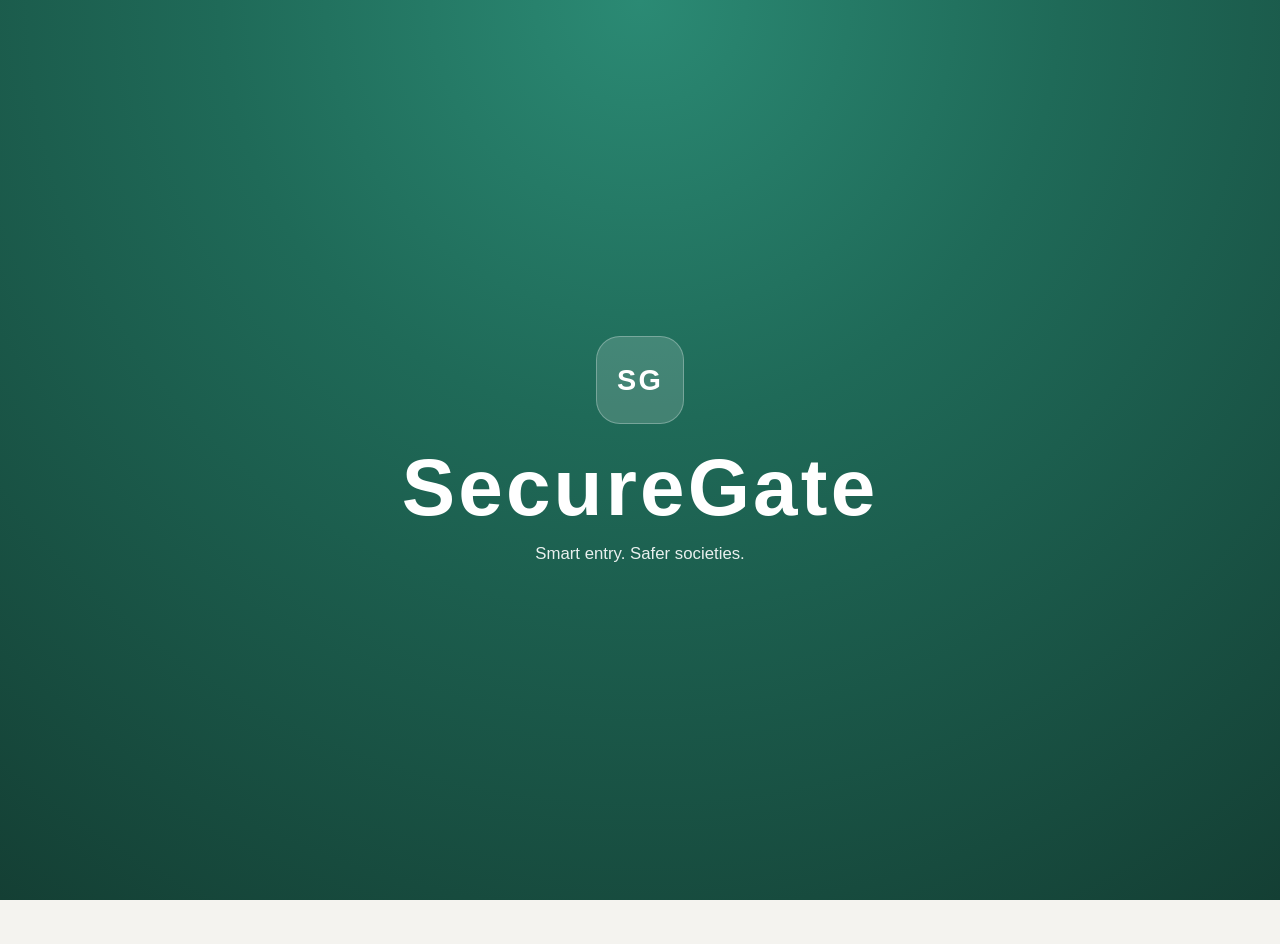
<file: index.html>
<!DOCTYPE html>
<html lang="en">
<head>
  <meta charset="UTF-8">
  <meta name="viewport" content="width=device-width, initial-scale=1.0">
  <title>SecureGate Login</title>
  <link rel="stylesheet" href="index.css">
</head>
<body>
  <div class="splash-screen" id="splashScreen" aria-hidden="true">
    <div class="splash-content">
      <div class="splash-mark">SG</div>
      <h1 class="splash-title">SecureGate</h1>
      <p class="splash-tag">Smart entry. Safer societies.</p>
    </div>
  </div>

  <main class="login-shell">
    <section class="login-card">
      <p class="eyebrow">SecureGate</p>
      <h1>Login by role</h1>
      <p class="subtext">
        Guard, resident, and secretary now open on different pages.
      </p>

      <div class="role-picker">
        <button class="role-option active" type="button" data-role="resident">Resident</button>
        <button class="role-option" type="button" data-role="guard">Guard</button>
        <button class="role-option" type="button" data-role="secretary">Secretary</button>
      </div>

      <form class="login-form" id="loginForm">
        <label>
          Login ID
          <input id="loginInput" type="text" value="A-302" placeholder="Flat no or role ID">
        </label>

        <label>
          Password
          <input id="passwordInput" type="password" value="1234" placeholder="Enter password">
        </label>

        <label id="nameField">
          Name
          <input id="nameInput" type="text" value="Ananya Patel" placeholder="Enter name">
        </label>

        <label class="remember-row">
          <input id="rememberMe" type="checkbox">
          <span>Remember me</span>
        </label>

        <p class="hint" id="loginHint">Resident example: A-302</p>
        <button class="primary-button" type="submit">Open Page</button>
      </form>

      <div class="demo-box">
        <p>Demo access</p>
        <span>Resident: ID `A-302` | Password `1234`</span>
        <span>Guard: ID `Main Gate` | Password `guard123`</span>
        <span>Secretary: ID `Office` | Password `sec123`</span>
      </div>
    </section>
  </main>

  <script src="index.js"></script>
</body>
</html>
</file>
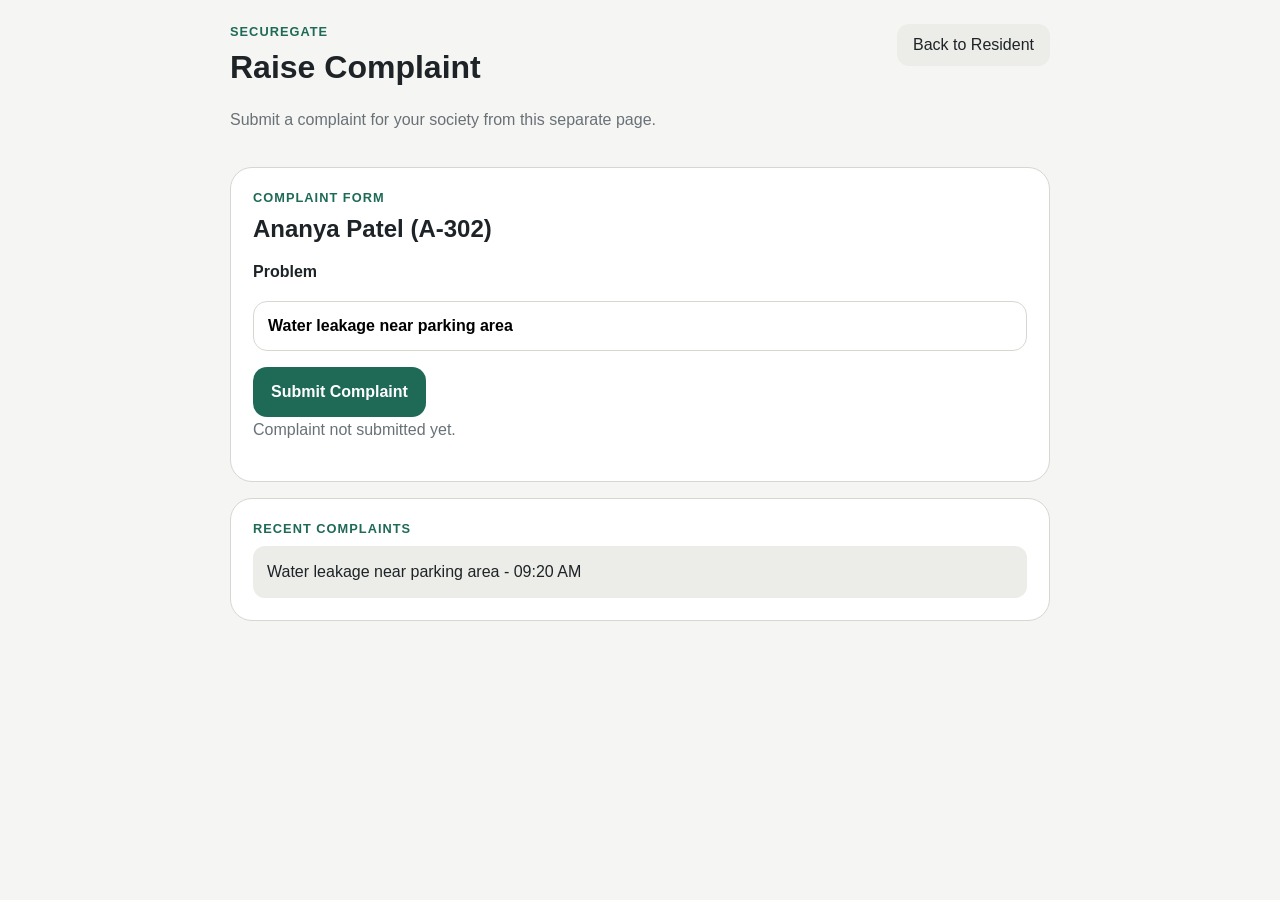
<file: complaint.html>
<!DOCTYPE html>
<html lang="en">
<head>
  <meta charset="UTF-8">
  <meta name="viewport" content="width=device-width, initial-scale=1.0">
  <title>Raise Complaint</title>
  <link rel="stylesheet" href="complaint.css">
</head>
<body>
  <main class="page-shell">
    <header class="topbar">
      <div>
        <p class="eyebrow">SecureGate</p>
        <h1>Raise Complaint</h1>
        <p class="subtext">Submit a complaint for your society from this separate page.</p>
      </div>
      <a class="back-link" id="backToResident" href="resident.html">Back to Resident</a>
    </header>

    <section class="card">
      <p class="eyebrow">Complaint Form</p>
      <h2 id="complaintResidentHeading">Resident Complaint</h2>
      <label>
        Problem
        <input id="complaintInput" type="text" value="Water leakage near parking area">
      </label>
      <button class="primary-button" id="complaintSubmitButton" type="button">Submit Complaint</button>
      <p class="status-text" id="complaintStatus">Complaint not submitted yet.</p>
    </section>

    <section class="card">
      <p class="eyebrow">Recent Complaints</p>
      <div class="list-box" id="complaintHistory">
        <div class="list-item">Loading complaints...</div>
      </div>
    </section>
  </main>

  <script src="shared-store.js"></script>
  <script src="complaint.js"></script>
</body>
</html>
</file>
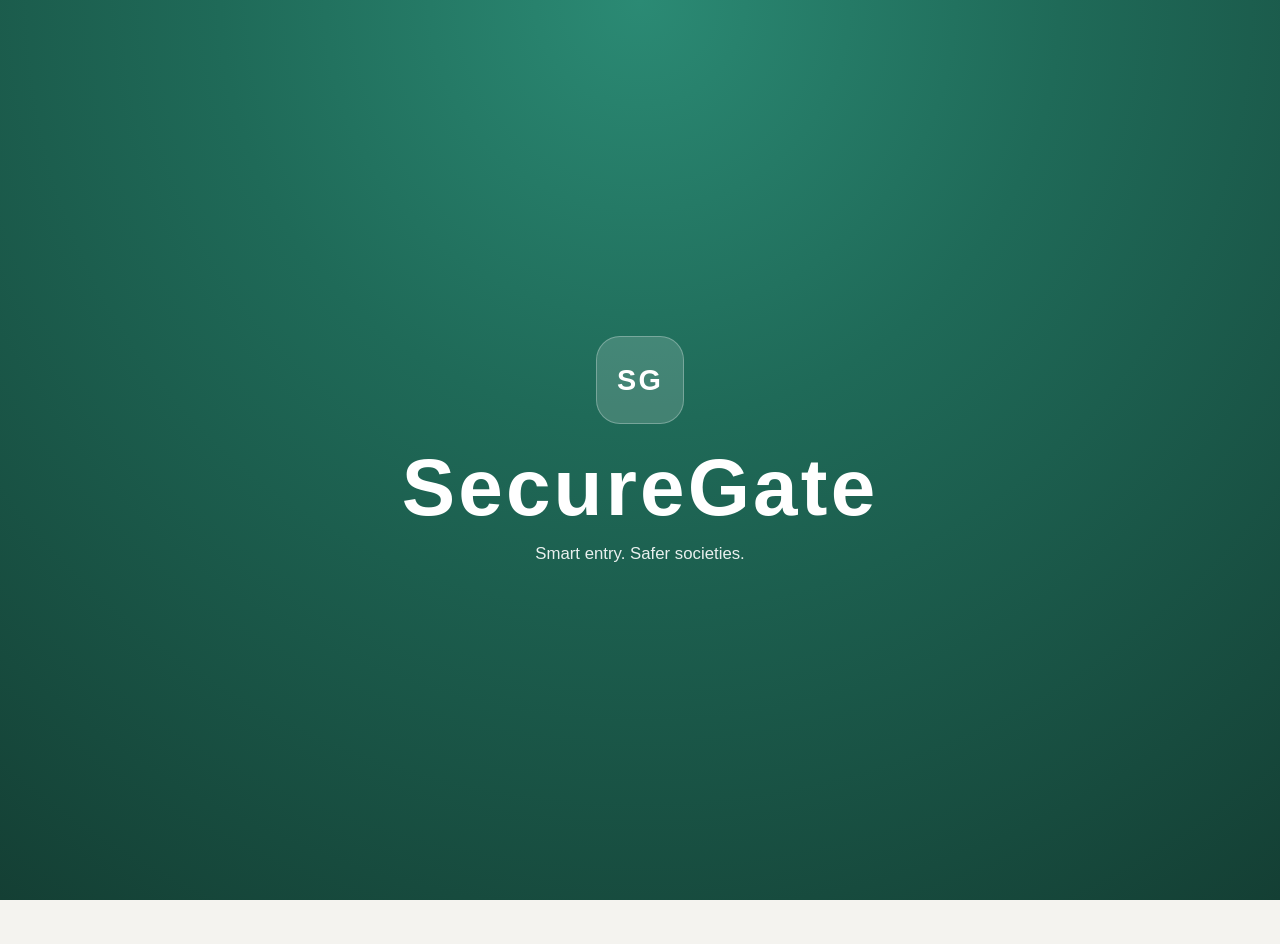
<file: front.htm>
<!DOCTYPE html>
<html lang="en">
<head>
  <meta charset="UTF-8">
  <meta name="viewport" content="width=device-width, initial-scale=1.0">
  <title>SecureGate Login</title>
  <link rel="stylesheet" href="front.css">
</head>
<body>
  <div class="splash-screen" id="splashScreen" aria-hidden="true">
    <div class="splash-content">
      <div class="splash-mark">SG</div>
      <h1 class="splash-title">SecureGate</h1>
      <p class="splash-tag">Smart entry. Safer societies.</p>
    </div>
  </div>

  <main class="login-shell">
    <section class="login-card">
      <p class="eyebrow">SecureGate</p>
      <h1>Login by role</h1>
      <p class="subtext">
        Guard, resident, and secretary now open on different pages.
      </p>

      <div class="role-picker">
        <button class="role-option active" type="button" data-role="resident">Resident</button>
        <button class="role-option" type="button" data-role="guard">Guard</button>
        <button class="role-option" type="button" data-role="secretary">Secretary</button>
      </div>

      <form class="login-form" id="loginForm">
        <label>
          Login ID
          <input id="loginInput" type="text" value="A-302" placeholder="Flat no or role ID">
        </label>

        <label>
          Password
          <input id="passwordInput" type="password" value="1234" placeholder="Enter password">
        </label>

        <label id="nameField">
          Name
          <input id="nameInput" type="text" value="Ananya Patel" placeholder="Enter name">
        </label>

        <label class="remember-row">
          <input id="rememberMe" type="checkbox">
          <span>Remember me</span>
        </label>

        <p class="hint" id="loginHint">Resident example: A-302</p>
        <button class="primary-button" type="submit">Open Page</button>
      </form>

      <div class="demo-box">
        <p>Demo access</p>
        <span>Resident: ID `A-302` | Password `1234`</span>
        <span>Guard: ID `Main Gate` | Password `guard123`</span>
        <span>Secretary: ID `Office` | Password `sec123`</span>
      </div>
    </section>
  </main>

  <script src="front.js"></script>
</body>
</html>
</file>
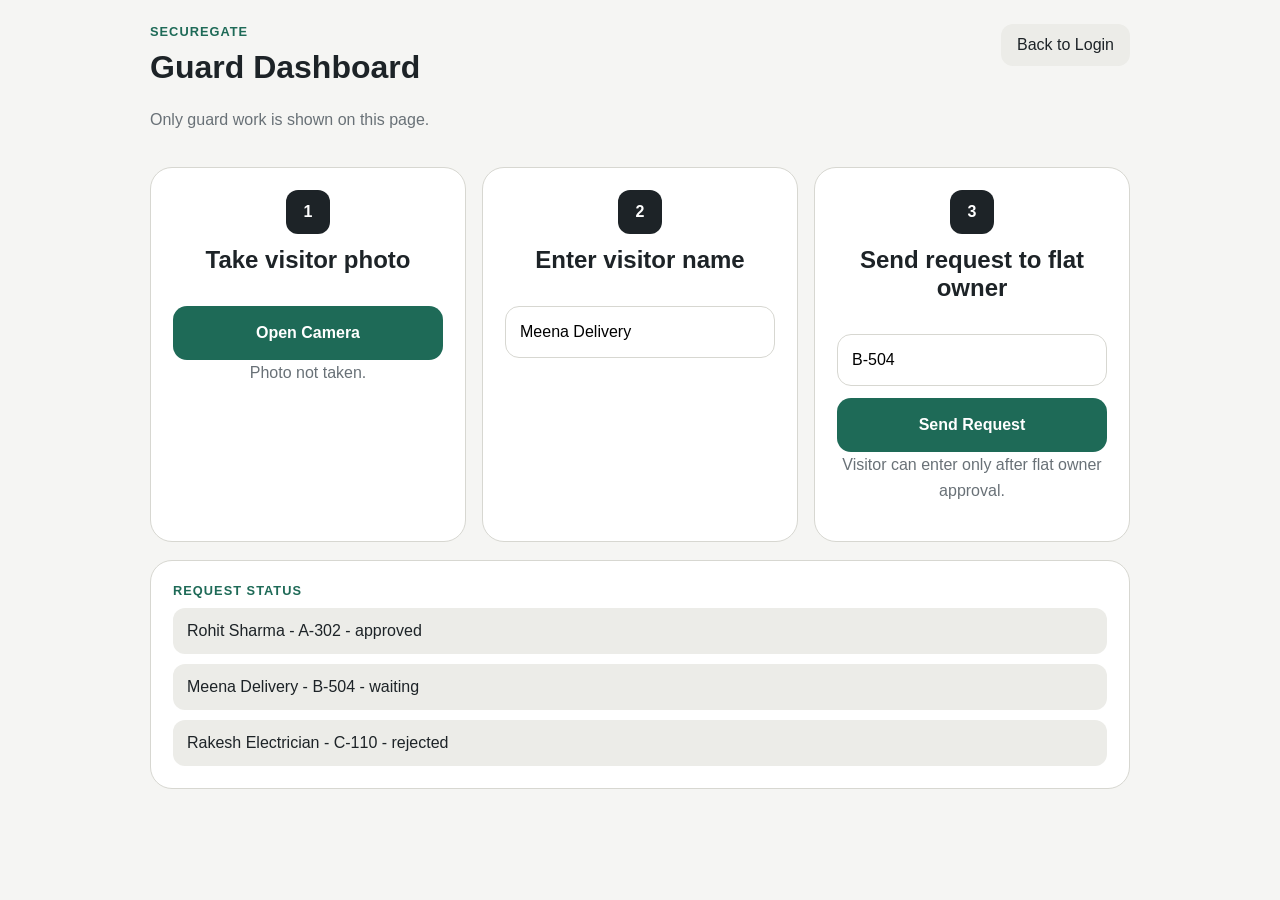
<file: guard.html>
<!DOCTYPE html>
<html lang="en">
<head>
  <meta charset="UTF-8">
  <meta name="viewport" content="width=device-width, initial-scale=1.0">
  <title>Guard Dashboard</title>
  <link rel="stylesheet" href="guard.css">
</head>
<body>
  <main class="page-shell">
    <header class="topbar">
      <div>
        <p class="eyebrow">SecureGate</p>
        <h1>Guard Dashboard</h1>
        <p class="subtext">Only guard work is shown on this page.</p>
      </div>
      <a class="back-link" href="index.html">Back to Login</a>
    </header>

    <section class="steps-grid">
      <article class="step-card">
        <span class="step-number">1</span>
        <h2>Take visitor photo</h2>
        <div class="camera-box">
          <video id="guardVideo" class="camera-view hidden" autoplay playsinline muted></video>
          <img id="guardPhotoPreview" class="photo-preview hidden" alt="Visitor preview">
          <canvas id="guardCanvas" class="hidden"></canvas>
        </div>
        <button class="primary-button" id="guardPhotoButton" type="button">Open Camera</button>
        <p class="status-text" id="guardPhotoStatus">Photo not taken.</p>
      </article>

      <article class="step-card">
        <span class="step-number">2</span>
        <h2>Enter visitor name</h2>
        <input id="guardVisitorInput" type="text" value="Meena Delivery" aria-label="Visitor name">
      </article>

      <article class="step-card">
        <span class="step-number">3</span>
        <h2>Send request to flat owner</h2>
        <input id="guardFlatInput" type="text" value="B-504" aria-label="Flat number">
        <button class="primary-button" id="guardSendButton" type="button">Send Request</button>
        <p class="status-text" id="guardStatus">Visitor can enter only after flat owner approval.</p>
      </article>
    </section>

    <section class="status-card">
      <p class="eyebrow">Request Status</p>
      <div class="status-box" id="guardRequestList">
        <div class="list-item">No request sent yet.</div>
      </div>
    </section>
  </main>

  <script src="shared-store.js"></script>
  <script src="guard.js"></script>
</body>
</html>
</file>
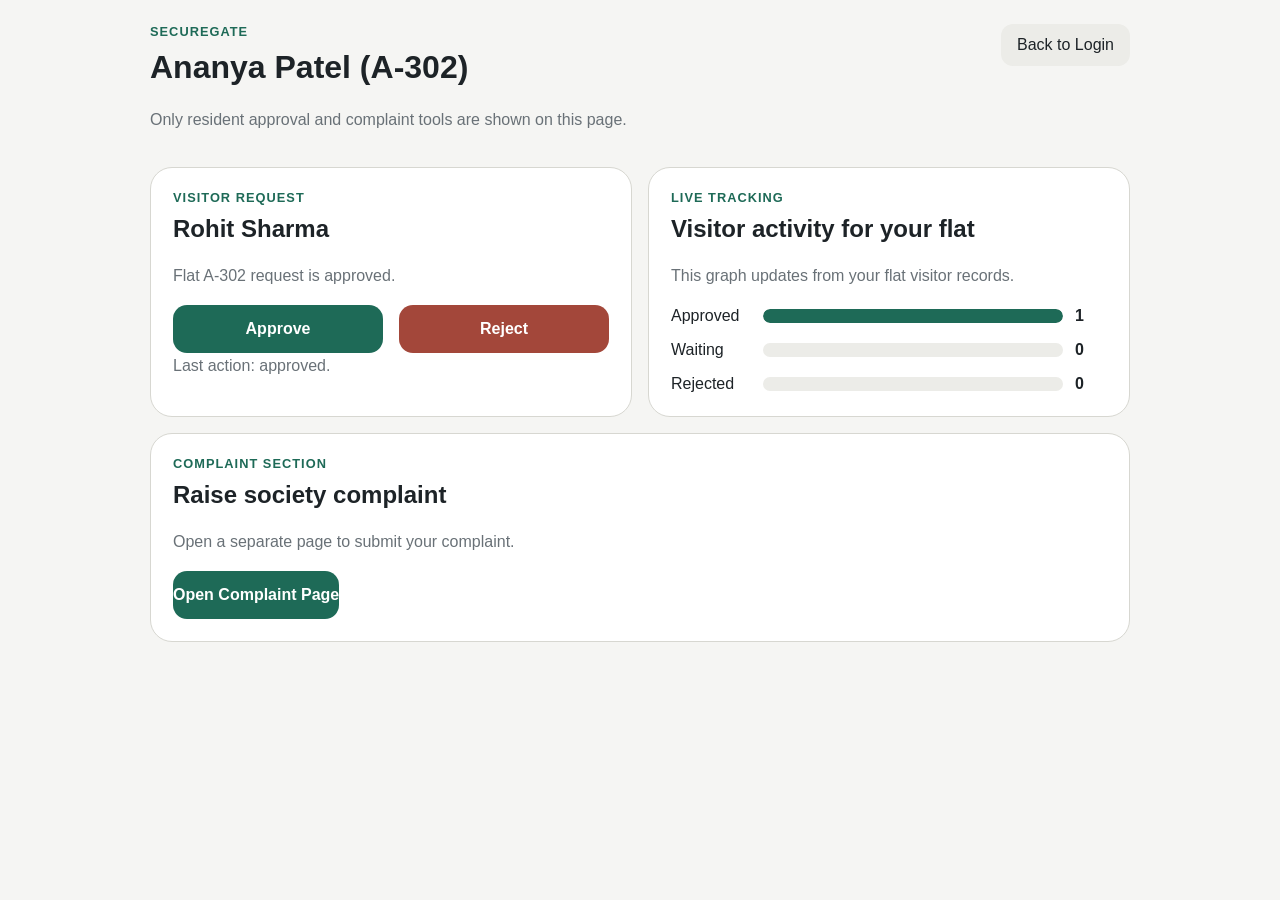
<file: resident.html>
<!DOCTYPE html>
<html lang="en">
<head>
  <meta charset="UTF-8">
  <meta name="viewport" content="width=device-width, initial-scale=1.0">
  <title>Resident Dashboard</title>
  <link rel="stylesheet" href="resident.css">
</head>
<body>
  <main class="page-shell">
    <header class="topbar">
      <div>
        <p class="eyebrow">SecureGate</p>
        <h1 id="residentWelcome">Resident Dashboard</h1>
        <p class="subtext">Only resident approval and complaint tools are shown on this page.</p>
      </div>
      <a class="back-link" href="index.html">Back to Login</a>
    </header>

    <section class="grid two-col">
      <article class="card">
        <p class="eyebrow">Visitor Request</p>
        <h2 id="residentVisitorName">Rohit Sharma</h2>
        <p class="subtext" id="residentVisitorInfo">Waiting for your flat approval.</p>
        <img id="residentVisitorPhoto" class="resident-photo hidden" alt="Visitor photo">
        <div class="button-row">
          <button class="primary-button" id="approveVisitor" type="button">Approve</button>
          <button class="danger-button" id="rejectVisitor" type="button">Reject</button>
        </div>
        <p class="status-text" id="residentStatus">No action taken yet.</p>
      </article>

      <article class="card">
        <p class="eyebrow">Live Tracking</p>
        <h2>Visitor activity for your flat</h2>
        <p class="subtext">This graph updates from your flat visitor records.</p>
        <div class="tracking-graph" id="trackingGraph">
          <div class="graph-row">
            <span>Approved</span>
            <div class="graph-track"><div class="graph-fill approved" id="graphApproved"></div></div>
            <strong id="graphApprovedCount">0</strong>
          </div>
          <div class="graph-row">
            <span>Waiting</span>
            <div class="graph-track"><div class="graph-fill waiting" id="graphWaiting"></div></div>
            <strong id="graphWaitingCount">0</strong>
          </div>
          <div class="graph-row">
            <span>Rejected</span>
            <div class="graph-track"><div class="graph-fill rejected" id="graphRejected"></div></div>
            <strong id="graphRejectedCount">0</strong>
          </div>
        </div>
      </article>
    </section>

    <section class="card complaint-card">
      <p class="eyebrow">Complaint Section</p>
      <h2>Raise society complaint</h2>
      <p class="subtext">Open a separate page to submit your complaint.</p>
      <a class="primary-button complaint-link" id="complaintPageLink" href="complaint.html">Open Complaint Page</a>
    </section>
  </main>

  <script src="shared-store.js"></script>
  <script src="resident.js"></script>
</body>
</html>
</file>
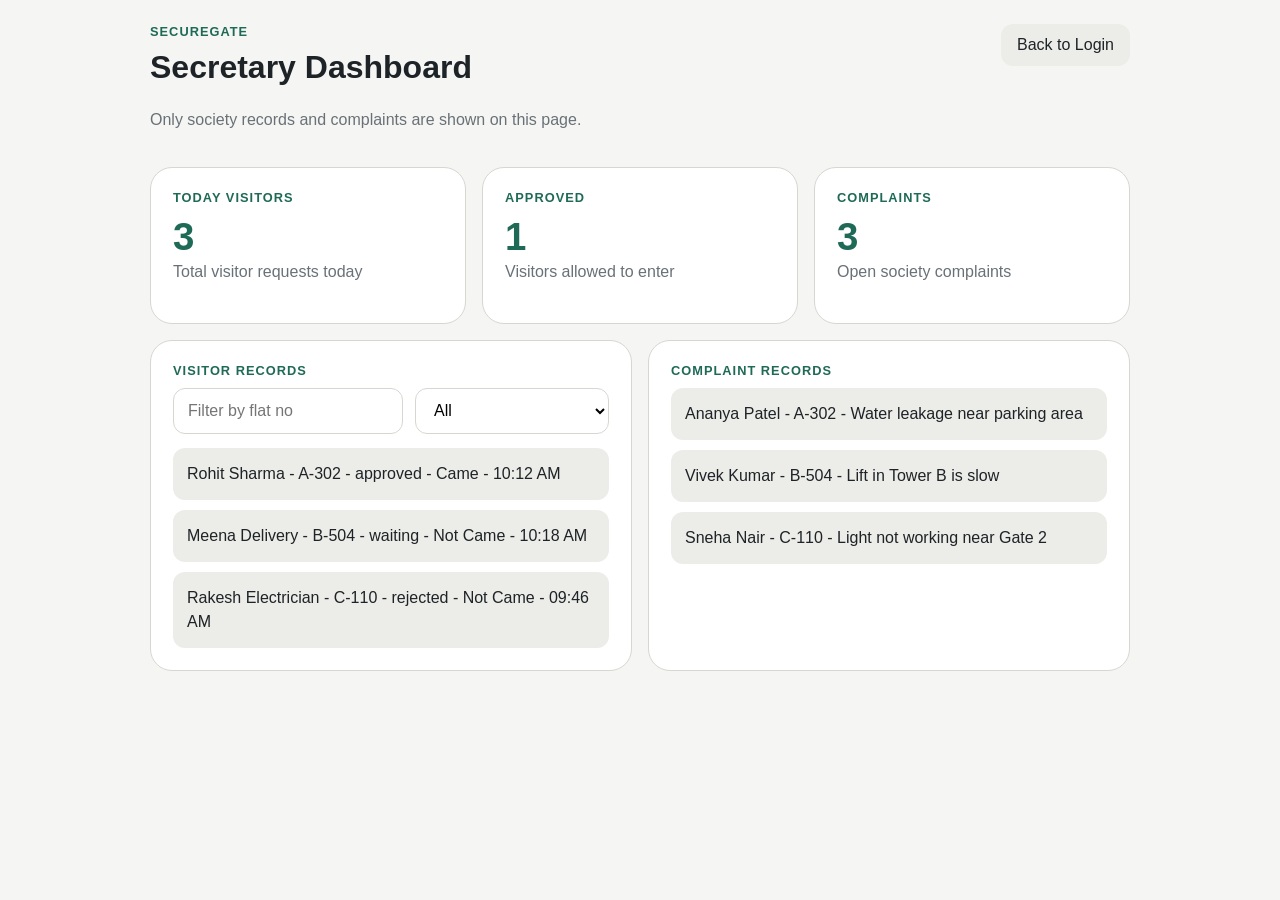
<file: secretary.html>
<!DOCTYPE html>
<html lang="en">
<head>
  <meta charset="UTF-8">
  <meta name="viewport" content="width=device-width, initial-scale=1.0">
  <title>Secretary Dashboard</title>
  <link rel="stylesheet" href="secretary.css">
</head>
<body>
  <main class="page-shell">
    <header class="topbar">
      <div>
        <p class="eyebrow">SecureGate</p>
        <h1>Secretary Dashboard</h1>
        <p class="subtext">Only society records and complaints are shown on this page.</p>
      </div>
      <a class="back-link" href="index.html">Back to Login</a>
    </header>

    <section class="grid three-col">
      <article class="card">
        <p class="eyebrow">Today Visitors</p>
        <div class="metric" id="metricVisitors">0</div>
        <p class="subtext">Total visitor requests today</p>
      </article>

      <article class="card">
        <p class="eyebrow">Approved</p>
        <div class="metric" id="metricApproved">0</div>
        <p class="subtext">Visitors allowed to enter</p>
      </article>

      <article class="card">
        <p class="eyebrow">Complaints</p>
        <div class="metric" id="metricComplaints">0</div>
        <p class="subtext">Open society complaints</p>
      </article>
    </section>

    <section class="grid two-col">
      <article class="card">
        <p class="eyebrow">Visitor Records</p>
        <div class="filter-row">
          <input id="flatFilterInput" type="text" placeholder="Filter by flat no">
          <select id="statusFilter">
            <option value="all">All</option>
            <option value="came">Came</option>
            <option value="not-came">Not Came</option>
            <option value="waiting">Waiting</option>
          </select>
        </div>
        <div class="list-box" id="secretaryVisitorList">
          <div class="list-item">Loading visitor records...</div>
        </div>
      </article>

      <article class="card">
        <p class="eyebrow">Complaint Records</p>
        <div class="list-box" id="secretaryComplaintList">
          <div class="list-item">Loading complaints...</div>
        </div>
      </article>
    </section>
  </main>

  <script src="shared-store.js"></script>
  <script src="secretary.js"></script>
</body>
</html>
</file>
<file: index.css>
:root {
  --bg: #f4f3ef;
  --card: #ffffff;
  --line: #d8d6cf;
  --text: #1d2327;
  --muted: #6a7075;
  --green: #1f6a58;
  --soft: #ecebe6;
}

* {
  box-sizing: border-box;
}

body {
  margin: 0;
  font-family: "Segoe UI", Arial, sans-serif;
  background: var(--bg);
  color: var(--text);
}

body.splash-active {
  overflow: hidden;
}

button,
input {
  font: inherit;
}

.login-shell {
  min-height: 100vh;
  display: grid;
  place-items: center;
  padding: 16px;
  opacity: 1;
  transition: opacity 0.4s ease;
}

.login-shell.is-hidden {
  opacity: 0;
}

.splash-screen {
  position: fixed;
  inset: 0;
  z-index: 20;
  display: grid;
  place-items: center;
  background: radial-gradient(circle at top, #2b8a74 0%, var(--green) 38%, #143f34 100%);
  color: #fff;
  transition: opacity 0.5s ease, visibility 0.5s ease;
}

.splash-screen.is-hidden {
  opacity: 0;
  visibility: hidden;
}

.splash-content {
  text-align: center;
  animation: splashEnter 1.1s ease;
}

.splash-mark {
  width: 88px;
  height: 88px;
  margin: 0 auto 18px;
  display: grid;
  place-items: center;
  border-radius: 24px;
  background: rgba(255, 255, 255, 0.16);
  border: 1px solid rgba(255, 255, 255, 0.28);
  font-size: 1.8rem;
  font-weight: 700;
  letter-spacing: 0.08em;
}

.splash-title {
  margin: 0 0 10px;
  font-size: clamp(2.8rem, 8vw, 5rem);
  letter-spacing: 0.04em;
}

.splash-tag {
  margin: 0;
  font-size: 1.05rem;
  opacity: 0.9;
}

.login-card {
  width: min(460px, 100%);
  padding: 28px;
  background: var(--card);
  border: 1px solid var(--line);
  border-radius: 24px;
}

.eyebrow {
  margin: 0 0 10px;
  color: var(--green);
  font-size: 0.8rem;
  font-weight: 700;
  text-transform: uppercase;
  letter-spacing: 0.08em;
}

h1,
p {
  margin-top: 0;
}

h1 {
  margin-bottom: 12px;
  font-size: clamp(2rem, 5vw, 3rem);
}

.subtext,
.hint,
.demo-box span {
  color: var(--muted);
  line-height: 1.6;
}

.role-picker {
  display: flex;
  flex-wrap: wrap;
  gap: 12px;
  margin: 22px 0;
}

.role-option {
  min-height: 44px;
  padding: 0 16px;
  border: 1px solid var(--line);
  border-radius: 999px;
  background: var(--soft);
  cursor: pointer;
}

.role-option.active {
  background: var(--text);
  border-color: var(--text);
  color: #fff;
}

.login-form {
  display: grid;
  gap: 16px;
}

.login-form label {
  display: grid;
  gap: 8px;
  font-weight: 600;
}

.login-form input {
  width: 100%;
  min-height: 50px;
  padding: 0 14px;
  border: 1px solid var(--line);
  border-radius: 14px;
}

.remember-row {
  display: flex;
  align-items: center;
  gap: 10px;
  font-weight: 500;
  color: var(--muted);
}

.remember-row input {
  width: 18px;
  height: 18px;
  min-height: auto;
  margin: 0;
}

.primary-button {
  min-height: 50px;
  border: 0;
  border-radius: 14px;
  background: var(--green);
  color: #fff;
  cursor: pointer;
  font-weight: 700;
}

.hidden {
  display: none;
}

.demo-box {
  display: grid;
  gap: 6px;
  margin-top: 18px;
  padding: 16px;
  background: var(--soft);
  border-radius: 16px;
}

@keyframes splashEnter {
  0% {
    opacity: 0;
    transform: scale(0.92) translateY(18px);
  }

  100% {
    opacity: 1;
    transform: scale(1) translateY(0);
  }
}
</file>
<file: complaint.css>
:root {
  --bg: #f5f5f3;
  --card: #ffffff;
  --line: #d7d7d1;
  --text: #1d2327;
  --muted: #697177;
  --green: #1e6a57;
  --soft: #ecece8;
}

* {
  box-sizing: border-box;
}

body {
  margin: 0;
  font-family: "Segoe UI", Arial, sans-serif;
  background: var(--bg);
  color: var(--text);
}

button,
input {
  font: inherit;
}

.page-shell {
  width: min(820px, calc(100% - 24px));
  margin: 24px auto;
}

.topbar {
  display: flex;
  gap: 16px;
  align-items: flex-start;
  justify-content: space-between;
  margin-bottom: 18px;
}

.eyebrow {
  margin: 0 0 10px;
  color: var(--green);
  font-size: 0.8rem;
  font-weight: 700;
  text-transform: uppercase;
  letter-spacing: 0.08em;
}

h1,
h2,
p {
  margin-top: 0;
}

.subtext,
.status-text {
  color: var(--muted);
  line-height: 1.6;
}

.back-link {
  padding: 12px 16px;
  border-radius: 12px;
  background: var(--soft);
  color: var(--text);
  text-decoration: none;
}

.card {
  padding: 22px;
  margin-bottom: 16px;
  background: var(--card);
  border: 1px solid var(--line);
  border-radius: 22px;
}

label {
  display: grid;
  gap: 8px;
  font-weight: 600;
}

input {
  width: 100%;
  min-height: 50px;
  margin: 12px 0 16px;
  padding: 0 14px;
  border: 1px solid var(--line);
  border-radius: 14px;
}

.primary-button {
  min-height: 50px;
  padding: 0 18px;
  border: 0;
  border-radius: 14px;
  background: var(--green);
  color: #fff;
  cursor: pointer;
  font-weight: 700;
}

.list-box {
  display: grid;
  gap: 10px;
}

.list-item {
  padding: 14px;
  background: var(--soft);
  border-radius: 12px;
  line-height: 1.5;
}

@media (max-width: 720px) {
  .page-shell {
    width: min(100% - 12px, 820px);
    margin: 12px auto;
  }

  .topbar {
    flex-direction: column;
  }
}
</file>
<file: front.css>
:root {
  --bg: #f4f3ef;
  --card: #ffffff;
  --line: #d8d6cf;
  --text: #1d2327;
  --muted: #6a7075;
  --green: #1f6a58;
  --soft: #ecebe6;
}

* {
  box-sizing: border-box;
}

body {
  margin: 0;
  font-family: "Segoe UI", Arial, sans-serif;
  background: var(--bg);
  color: var(--text);
}

body.splash-active {
  overflow: hidden;
}

button,
input {
  font: inherit;
}

.login-shell {
  min-height: 100vh;
  display: grid;
  place-items: center;
  padding: 16px;
  opacity: 1;
  transition: opacity 0.4s ease;
}

.login-shell.is-hidden {
  opacity: 0;
}

.splash-screen {
  position: fixed;
  inset: 0;
  z-index: 20;
  display: grid;
  place-items: center;
  background: radial-gradient(circle at top, #2b8a74 0%, var(--green) 38%, #143f34 100%);
  color: #fff;
  transition: opacity 0.5s ease, visibility 0.5s ease;
}

.splash-screen.is-hidden {
  opacity: 0;
  visibility: hidden;
}

.splash-content {
  text-align: center;
  animation: splashEnter 1.1s ease;
}

.splash-mark {
  width: 88px;
  height: 88px;
  margin: 0 auto 18px;
  display: grid;
  place-items: center;
  border-radius: 24px;
  background: rgba(255, 255, 255, 0.16);
  border: 1px solid rgba(255, 255, 255, 0.28);
  font-size: 1.8rem;
  font-weight: 700;
  letter-spacing: 0.08em;
}

.splash-title {
  margin: 0 0 10px;
  font-size: clamp(2.8rem, 8vw, 5rem);
  letter-spacing: 0.04em;
}

.splash-tag {
  margin: 0;
  font-size: 1.05rem;
  opacity: 0.9;
}

.login-card {
  width: min(460px, 100%);
  padding: 28px;
  background: var(--card);
  border: 1px solid var(--line);
  border-radius: 24px;
}

.eyebrow {
  margin: 0 0 10px;
  color: var(--green);
  font-size: 0.8rem;
  font-weight: 700;
  text-transform: uppercase;
  letter-spacing: 0.08em;
}

h1,
p {
  margin-top: 0;
}

h1 {
  margin-bottom: 12px;
  font-size: clamp(2rem, 5vw, 3rem);
}

.subtext,
.hint,
.demo-box span {
  color: var(--muted);
  line-height: 1.6;
}

.role-picker {
  display: flex;
  flex-wrap: wrap;
  gap: 12px;
  margin: 22px 0;
}

.role-option {
  min-height: 44px;
  padding: 0 16px;
  border: 1px solid var(--line);
  border-radius: 999px;
  background: var(--soft);
  cursor: pointer;
}

.role-option.active {
  background: var(--text);
  border-color: var(--text);
  color: #fff;
}

.login-form {
  display: grid;
  gap: 16px;
}

.login-form label {
  display: grid;
  gap: 8px;
  font-weight: 600;
}

.login-form input {
  width: 100%;
  min-height: 50px;
  padding: 0 14px;
  border: 1px solid var(--line);
  border-radius: 14px;
}

.remember-row {
  display: flex;
  align-items: center;
  gap: 10px;
  font-weight: 500;
  color: var(--muted);
}

.remember-row input {
  width: 18px;
  height: 18px;
  min-height: auto;
  margin: 0;
}

.primary-button {
  min-height: 50px;
  border: 0;
  border-radius: 14px;
  background: var(--green);
  color: #fff;
  cursor: pointer;
  font-weight: 700;
}

.hidden {
  display: none;
}

.demo-box {
  display: grid;
  gap: 6px;
  margin-top: 18px;
  padding: 16px;
  background: var(--soft);
  border-radius: 16px;
}

@keyframes splashEnter {
  0% {
    opacity: 0;
    transform: scale(0.92) translateY(18px);
  }

  100% {
    opacity: 1;
    transform: scale(1) translateY(0);
  }
}
</file>
<file: guard.css>
:root {
  --bg: #f5f5f3;
  --card: #ffffff;
  --line: #d7d7d1;
  --text: #1d2327;
  --muted: #697177;
  --green: #1e6a57;
  --soft: #ecece8;
}

* {
  box-sizing: border-box;
}

body {
  margin: 0;
  font-family: "Segoe UI", Arial, sans-serif;
  background: var(--bg);
  color: var(--text);
}

button,
input {
  font: inherit;
}

.page-shell {
  width: min(980px, calc(100% - 24px));
  margin: 24px auto;
}

.topbar,
.steps-grid {
  display: flex;
  gap: 16px;
}

.topbar {
  align-items: flex-start;
  justify-content: space-between;
  margin-bottom: 18px;
}

.eyebrow {
  margin: 0 0 10px;
  color: var(--green);
  font-size: 0.8rem;
  font-weight: 700;
  text-transform: uppercase;
  letter-spacing: 0.08em;
}

h1,
h2,
p {
  margin-top: 0;
}

.subtext,
.status-text {
  color: var(--muted);
  line-height: 1.6;
}

.back-link {
  padding: 12px 16px;
  border-radius: 12px;
  background: var(--soft);
  color: var(--text);
  text-decoration: none;
}

.steps-grid {
  flex-wrap: wrap;
}

.step-card,
.status-card {
  padding: 22px;
  background: var(--card);
  border: 1px solid var(--line);
  border-radius: 22px;
}

.step-card {
  flex: 1 1 260px;
  text-align: center;
}

.hidden {
  display: none;
}

.step-number {
  display: inline-grid;
  place-items: center;
  width: 44px;
  height: 44px;
  margin-bottom: 12px;
  border-radius: 12px;
  background: var(--text);
  color: #fff;
  font-weight: 700;
}

input {
  width: 100%;
  min-height: 52px;
  margin: 12px 0;
  padding: 0 14px;
  border: 1px solid var(--line);
  border-radius: 14px;
}

.camera-box {
  display: grid;
  gap: 12px;
  margin-bottom: 12px;
}

.camera-view,
.photo-preview {
  width: 100%;
  min-height: 210px;
  object-fit: cover;
  background: #dfe5e1;
  border: 1px solid var(--line);
  border-radius: 16px;
}

.primary-button {
  width: 100%;
  min-height: 54px;
  border: 0;
  border-radius: 14px;
  background: var(--green);
  color: #fff;
  cursor: pointer;
  font-weight: 700;
}

.status-card {
  margin-top: 18px;
}

.status-box {
  display: grid;
  gap: 10px;
}

.list-item {
  padding: 14px;
  background: var(--soft);
  border-radius: 12px;
}

@media (max-width: 720px) {
  .page-shell {
    width: min(100% - 12px, 980px);
    margin: 12px auto;
  }

  .topbar {
    flex-direction: column;
  }
}
</file>
<file: resident.css>
:root {
  --bg: #f5f5f3;
  --card: #ffffff;
  --line: #d7d7d1;
  --text: #1d2327;
  --muted: #697177;
  --green: #1e6a57;
  --red: #a3473a;
  --soft: #ecece8;
}

* {
  box-sizing: border-box;
}

body {
  margin: 0;
  font-family: "Segoe UI", Arial, sans-serif;
  background: var(--bg);
  color: var(--text);
}

button,
input {
  font: inherit;
}

.hidden {
  display: none;
}

.page-shell {
  width: min(980px, calc(100% - 24px));
  margin: 24px auto;
}

.topbar,
.grid,
.button-row {
  display: flex;
  gap: 16px;
}

.topbar {
  align-items: flex-start;
  justify-content: space-between;
  margin-bottom: 18px;
}

.eyebrow {
  margin: 0 0 10px;
  color: var(--green);
  font-size: 0.8rem;
  font-weight: 700;
  text-transform: uppercase;
  letter-spacing: 0.08em;
}

h1,
h2,
p {
  margin-top: 0;
}

.subtext,
.status-text {
  color: var(--muted);
  line-height: 1.6;
}

.back-link {
  padding: 12px 16px;
  border-radius: 12px;
  background: var(--soft);
  color: var(--text);
  text-decoration: none;
}

.grid {
  flex-wrap: wrap;
}

.two-col > * {
  flex: 1 1 320px;
}

.card {
  padding: 22px;
  background: var(--card);
  border: 1px solid var(--line);
  border-radius: 22px;
}

.primary-button,
.danger-button {
  flex: 1;
  min-height: 48px;
  border: 0;
  border-radius: 14px;
  cursor: pointer;
  font-weight: 700;
}

.primary-button {
  background: var(--green);
  color: #fff;
}

.danger-button {
  background: var(--red);
  color: #fff;
}

.resident-photo {
  width: 100%;
  max-width: 260px;
  margin: 12px 0 16px;
  border-radius: 16px;
  border: 1px solid var(--line);
}

.tracking-graph {
  display: grid;
  gap: 16px;
  margin-top: 18px;
}

.graph-row {
  display: grid;
  grid-template-columns: 80px 1fr 32px;
  gap: 12px;
  align-items: center;
}

.graph-track {
  height: 14px;
  border-radius: 999px;
  background: var(--soft);
  overflow: hidden;
}

.graph-fill {
  height: 100%;
  width: 0;
  border-radius: 999px;
  transition: width 0.25s ease;
}

.graph-fill.approved {
  background: var(--green);
}

.graph-fill.waiting {
  background: #c78b3e;
}

.graph-fill.rejected {
  background: var(--red);
}

.complaint-card {
  margin-top: 16px;
}

.complaint-link {
  display: inline-flex;
  align-items: center;
  justify-content: center;
  max-width: 260px;
  text-decoration: none;
}

@media (max-width: 720px) {
  .page-shell {
    width: min(100% - 12px, 980px);
    margin: 12px auto;
  }

  .topbar {
    flex-direction: column;
  }
}
</file>
<file: secretary.css>
:root {
  --bg: #f5f5f3;
  --card: #ffffff;
  --line: #d7d7d1;
  --text: #1d2327;
  --muted: #697177;
  --green: #1e6a57;
  --soft: #ecece8;
}

* {
  box-sizing: border-box;
}

body {
  margin: 0;
  font-family: "Segoe UI", Arial, sans-serif;
  background: var(--bg);
  color: var(--text);
}

input,
select {
  font: inherit;
}

.page-shell {
  width: min(980px, calc(100% - 24px));
  margin: 24px auto;
}

.topbar,
.grid {
  display: flex;
  gap: 16px;
}

.topbar {
  align-items: flex-start;
  justify-content: space-between;
  margin-bottom: 18px;
}

.eyebrow {
  margin: 0 0 10px;
  color: var(--green);
  font-size: 0.8rem;
  font-weight: 700;
  text-transform: uppercase;
  letter-spacing: 0.08em;
}

h1,
p {
  margin-top: 0;
}

.subtext {
  color: var(--muted);
  line-height: 1.6;
}

.back-link {
  padding: 12px 16px;
  border-radius: 12px;
  background: var(--soft);
  color: var(--text);
  text-decoration: none;
}

.grid {
  flex-wrap: wrap;
  margin-bottom: 16px;
}

.three-col > *,
.two-col > * {
  flex: 1 1 260px;
}

.card {
  padding: 22px;
  background: var(--card);
  border: 1px solid var(--line);
  border-radius: 22px;
}

.filter-row {
  display: flex;
  flex-wrap: wrap;
  gap: 12px;
  margin-bottom: 14px;
}

.filter-row input,
.filter-row select {
  flex: 1 1 180px;
  min-height: 46px;
  padding: 0 14px;
  border: 1px solid var(--line);
  border-radius: 12px;
  background: #fff;
}

.metric {
  font-size: 2.4rem;
  font-weight: 700;
  color: var(--green);
}

.list-box {
  display: grid;
  gap: 10px;
}

.list-item {
  padding: 14px;
  background: var(--soft);
  border-radius: 12px;
  line-height: 1.5;
}

@media (max-width: 720px) {
  .page-shell {
    width: min(100% - 12px, 980px);
    margin: 12px auto;
  }

  .topbar {
    flex-direction: column;
  }
}
</file>
